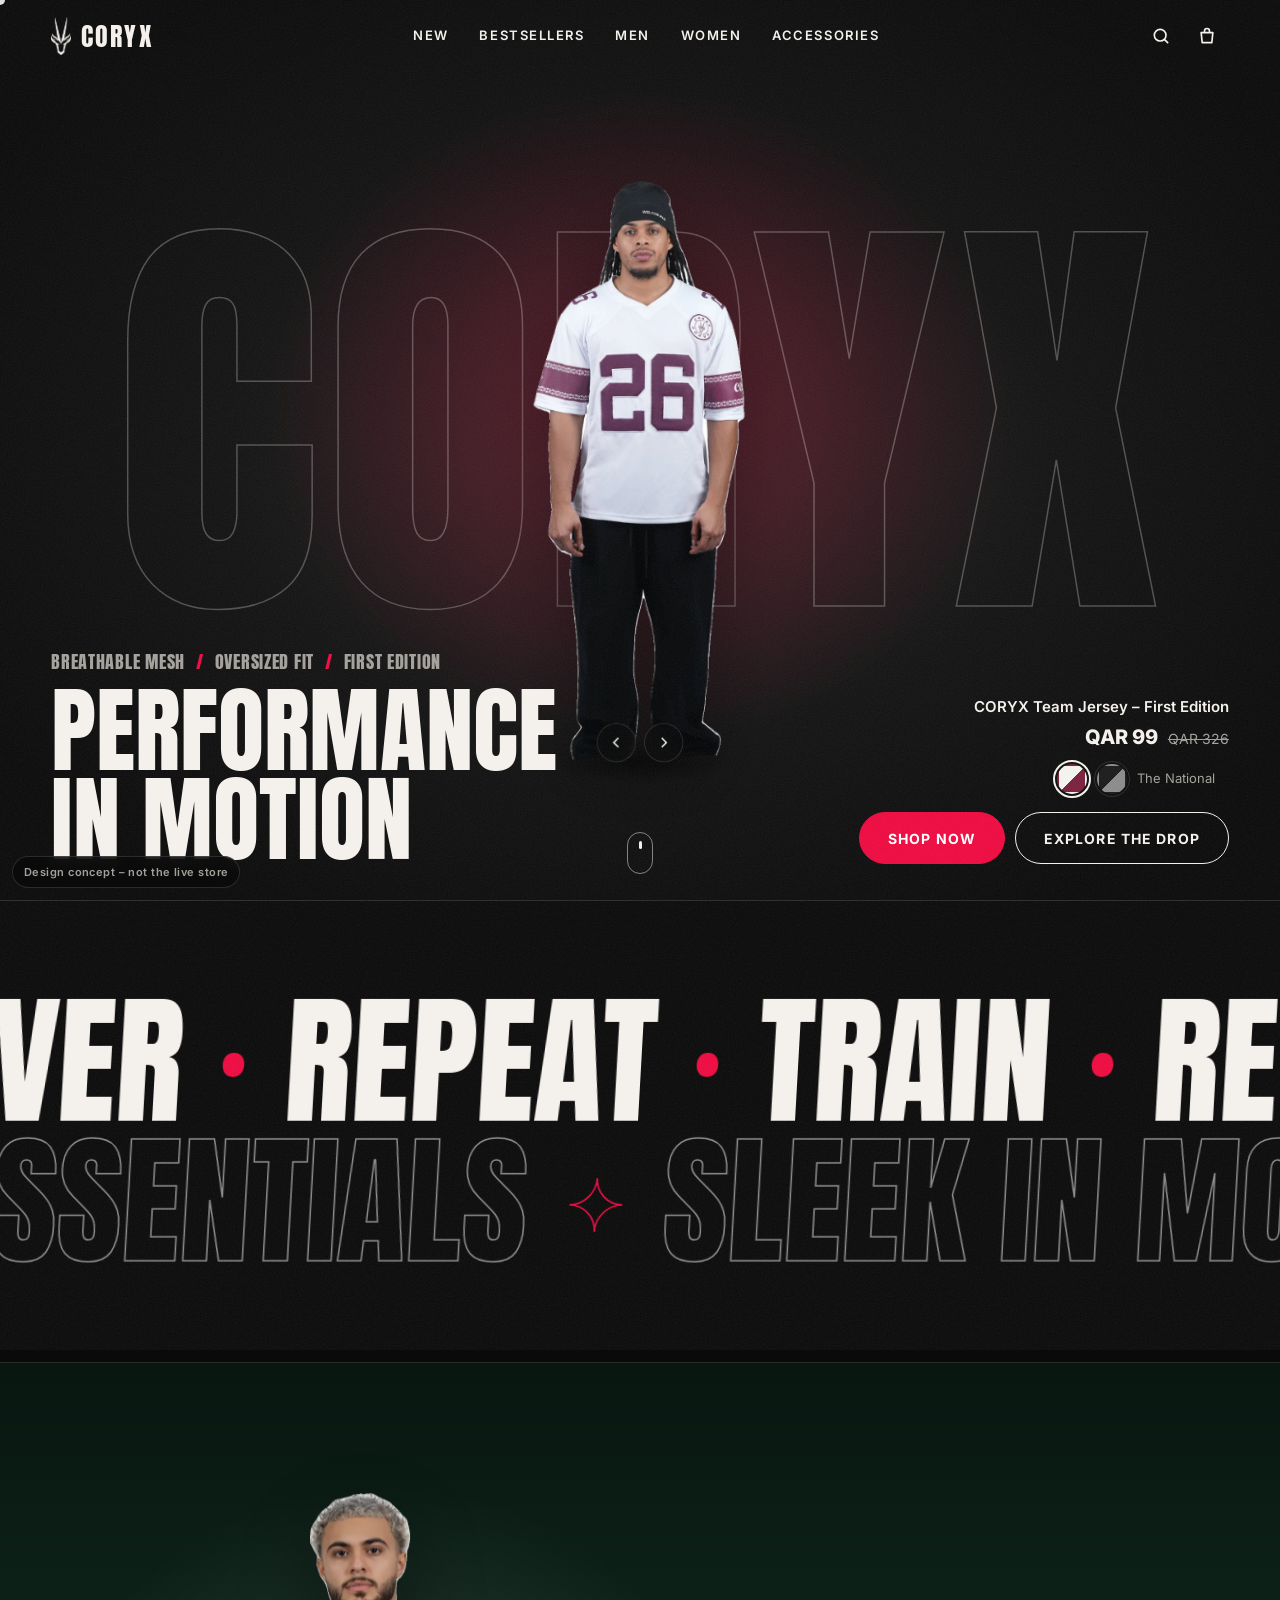
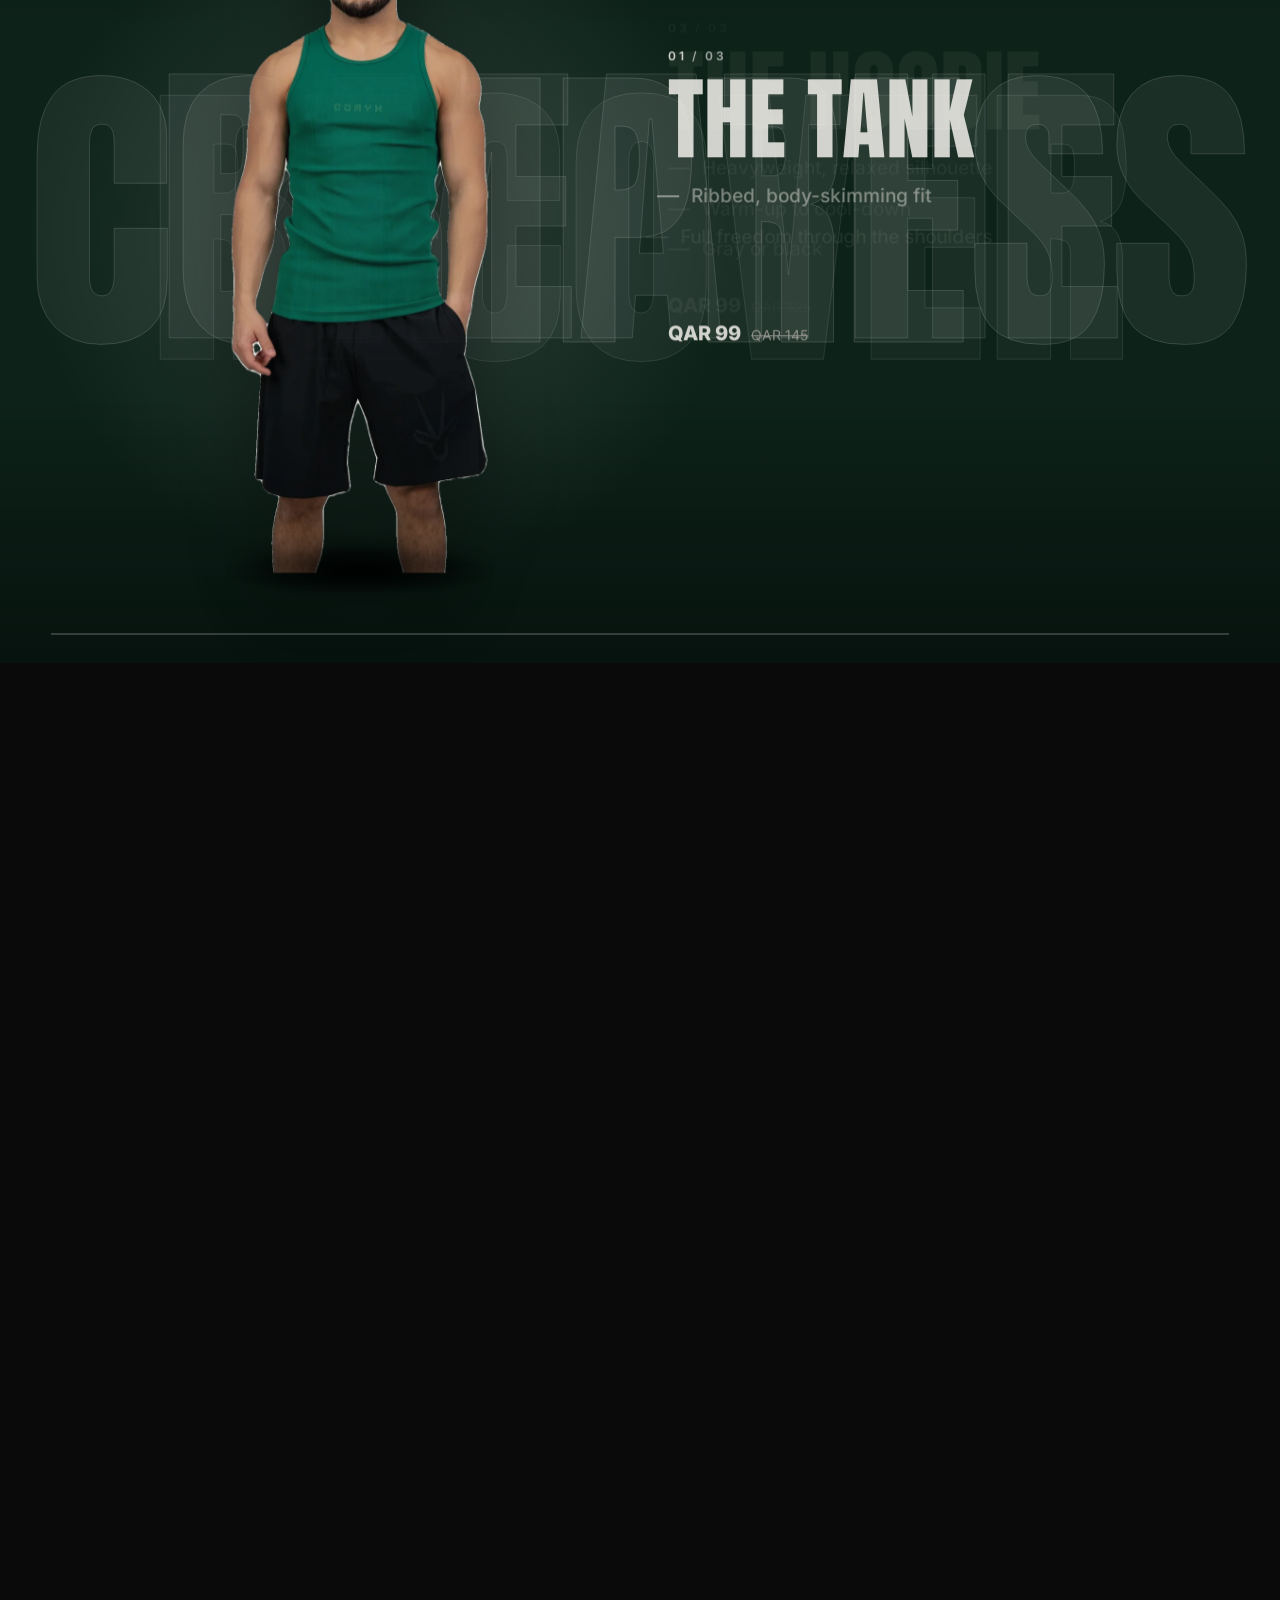
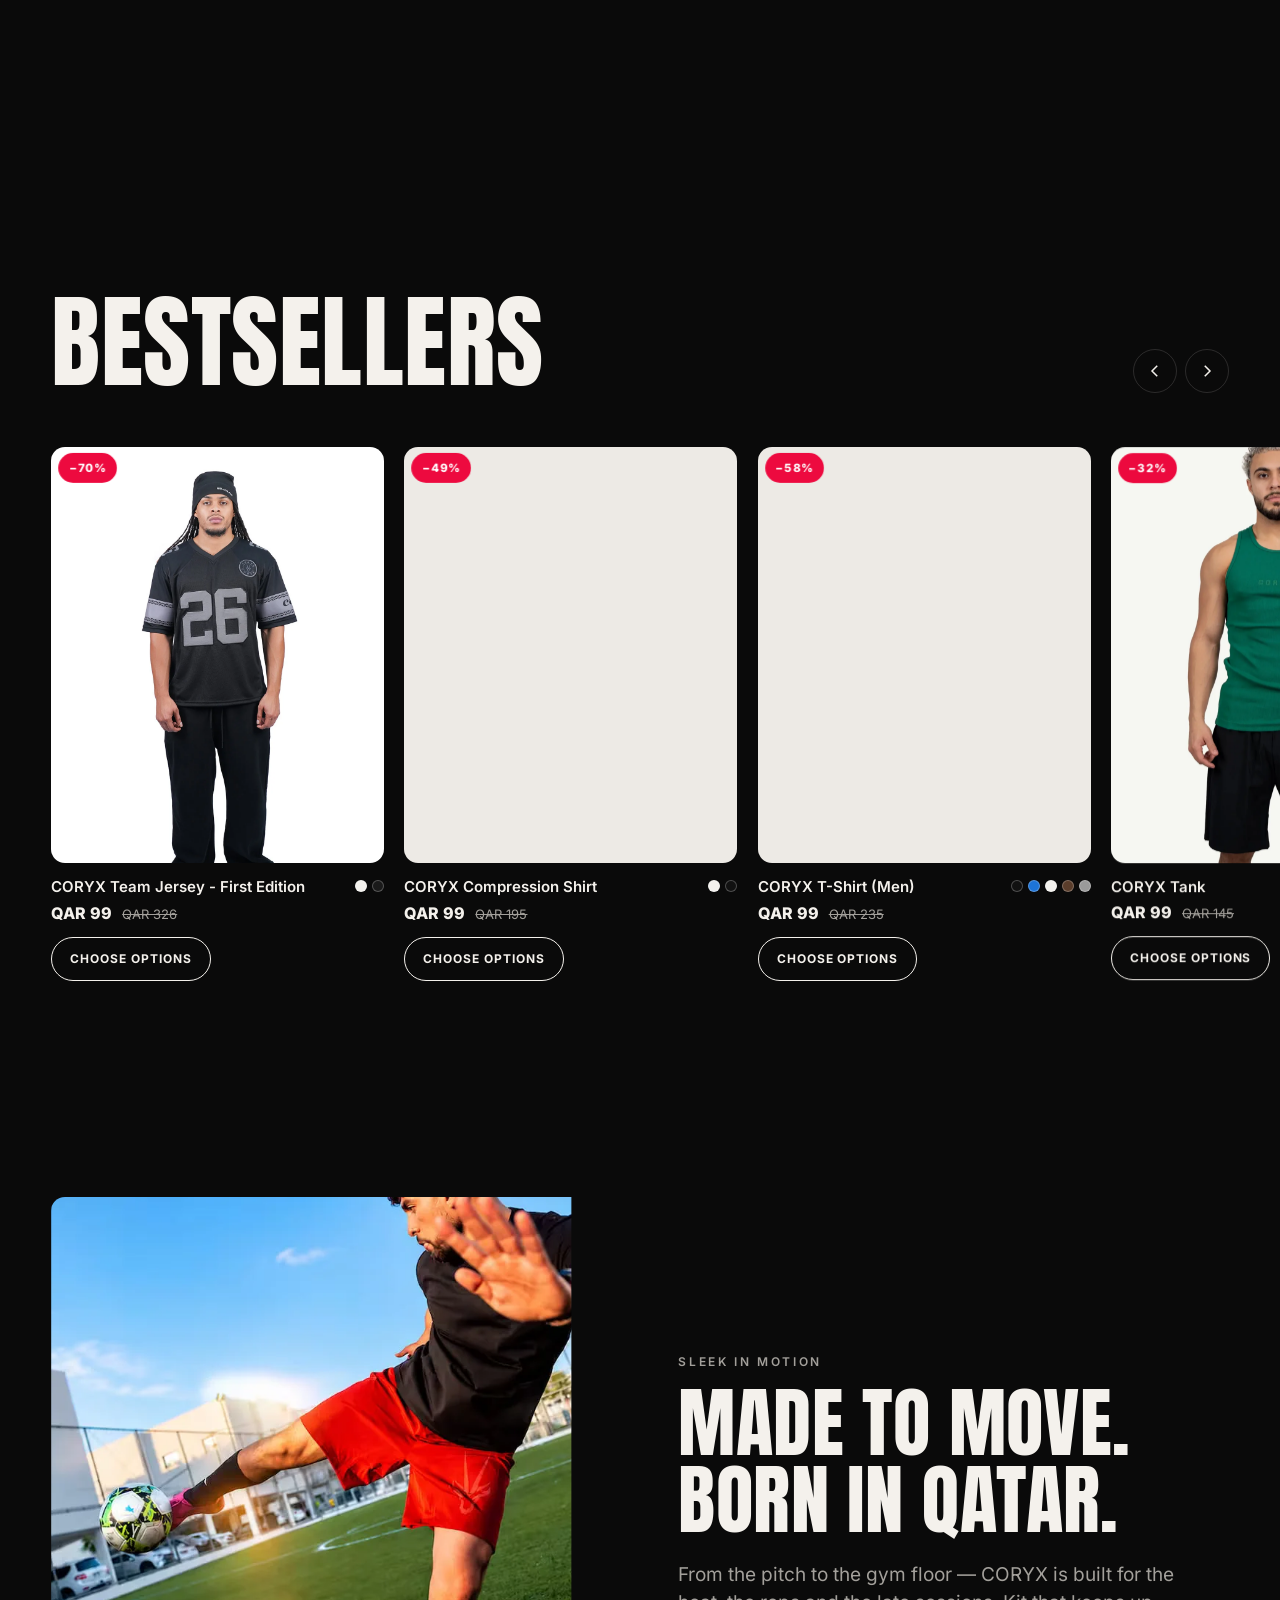
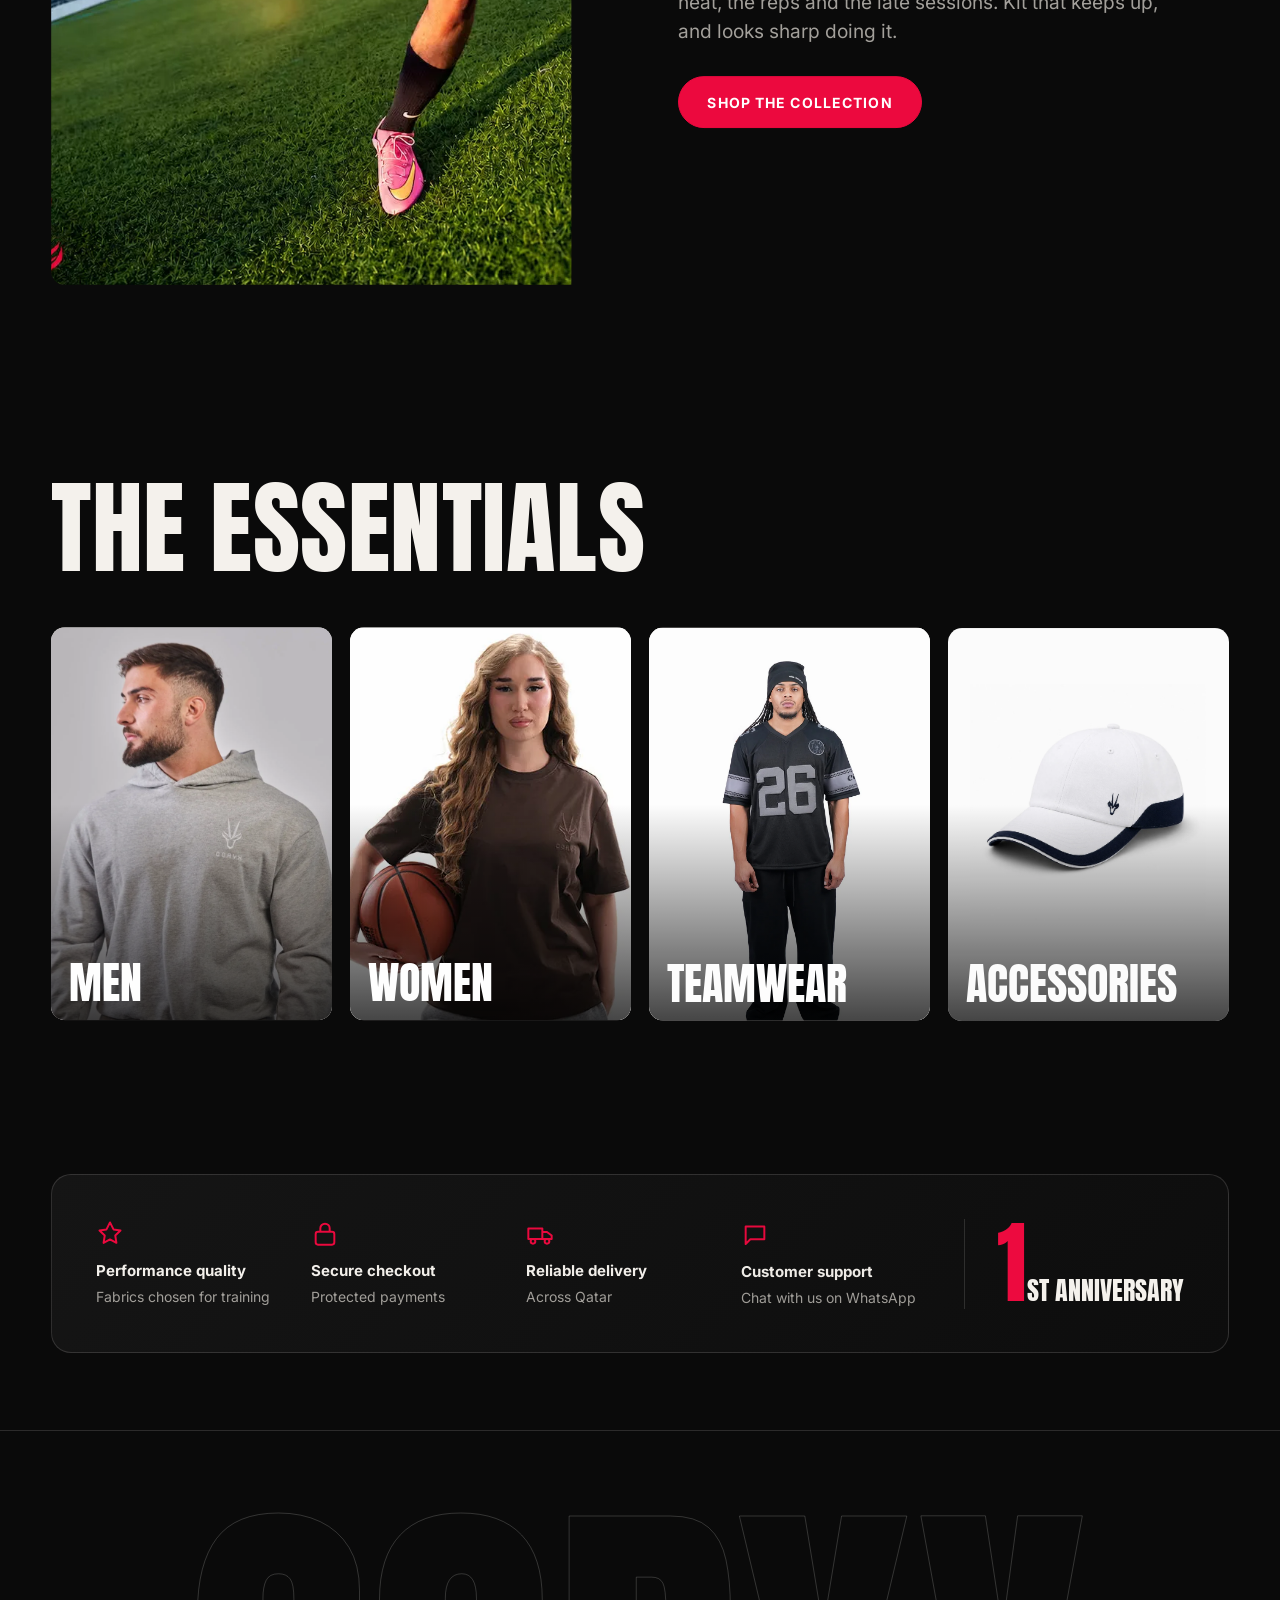
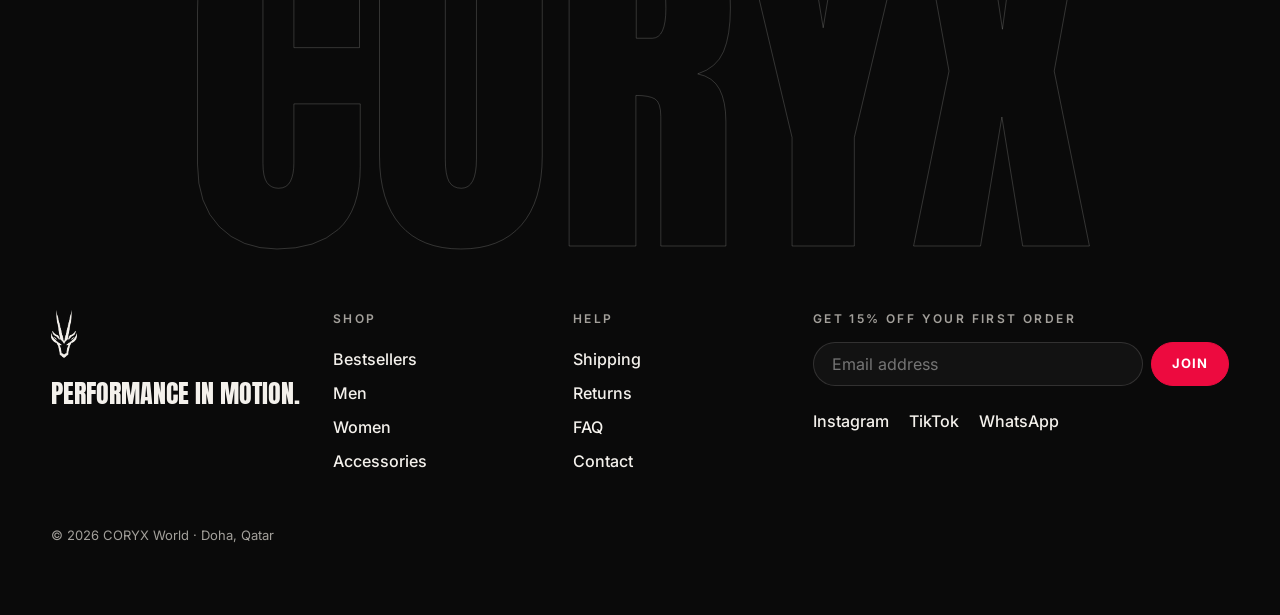
<file: demo/index.html>
<!doctype html>
<html lang="en">
<head>
<meta charset="utf-8">
<meta name="viewport" content="width=device-width, initial-scale=1, viewport-fit=cover">
<title>CORYX — Performance in Motion</title>
<meta name="description" content="CORYX World design concept: premium gym and sportswear from Qatar.">
<meta name="theme-color" content="#0A0A0A">
<meta name="robots" content="noindex">
<link rel="icon" type="image/png" href="images/logo-red.png">
<link rel="preload" as="image" href="images/cutouts/jersey-national-0.webp" fetchpriority="high">
<link rel="stylesheet" href="demo.css">
</head>
<body>

<!-- Page-load intro (once per session) -->
<div class="intro" id="intro" aria-hidden="true">
  <div class="intro__panel intro__panel--top"></div>
  <div class="intro__panel intro__panel--bottom"></div>
  <div class="intro__mark"><img src="images/logo-red.png" alt="" width="84" height="156"></div>
  <button class="intro__skip" type="button" tabindex="-1">Skip</button>
</div>

<div class="grain" aria-hidden="true"></div>
<div class="cursor" aria-hidden="true"><span class="cursor__label">Drag</span></div>

<a class="skip-link" href="#main">Skip to content</a>

<header class="header" id="header">
  <a class="header__logo" href="#top" aria-label="CORYX home">
    <img src="images/logo-white.png" alt="" width="20" height="37">
    <span class="header__word">CORYX</span>
  </a>
  <nav class="header__nav" aria-label="Main">
    <a href="#showcase">New</a>
    <a href="#rail">Bestsellers</a>
    <a href="#essentials">Men</a>
    <a href="#essentials">Women</a>
    <a href="#essentials">Accessories</a>
  </nav>
  <div class="header__tools">
    <button class="icon-btn" type="button" aria-label="Search">
      <svg viewBox="0 0 24 24" width="20" height="20" aria-hidden="true"><circle cx="11" cy="11" r="7" fill="none" stroke="currentColor" stroke-width="2"/><path d="M20 20l-4-4" stroke="currentColor" stroke-width="2" stroke-linecap="round"/></svg>
    </button>
    <button class="icon-btn cart-btn" type="button" aria-label="Cart, 0 items">
      <svg viewBox="0 0 24 24" width="20" height="20" aria-hidden="true"><path d="M5 8h14l-1.2 12H6.2z" fill="none" stroke="currentColor" stroke-width="2" stroke-linejoin="round"/><path d="M9 8V6a3 3 0 0 1 6 0v2" fill="none" stroke="currentColor" stroke-width="2"/></svg>
      <span class="cart-btn__count" id="cartCount" hidden>0</span>
    </button>
    <button class="icon-btn menu-btn" type="button" aria-label="Open menu" aria-expanded="false" aria-controls="mobileMenu">
      <span></span><span></span>
    </button>
  </div>
</header>

<div class="mobile-menu" id="mobileMenu" hidden>
  <a href="#showcase">New</a>
  <a href="#rail">Bestsellers</a>
  <a href="#essentials">Men</a>
  <a href="#essentials">Women</a>
  <a href="#essentials">Accessories</a>
</div>

<main id="main">

<!-- 4.1 HERO -->
<section class="hero" id="top" aria-labelledby="heroTitle">
  <div class="hero__bg" aria-hidden="true"></div>
  <div class="hero__outline" aria-hidden="true">CORYX</div>

  <div class="hero__stage">
    <coryx-spin id="heroSpin" mode="auto" eager
      label="CORYX Team Jersey – First Edition"
      frames='["images/cutouts/jersey-national-0.webp","images/cutouts/jersey-national-1.webp","images/cutouts/jersey-national-2.webp","images/cutouts/jersey-national-3.webp"]'
      ratio="1000/1500"></coryx-spin>

  </div>

  <div class="hero__copy">
    <p class="hero__specs">Breathable mesh <span aria-hidden="true">/</span> Oversized fit <span aria-hidden="true">/</span> First Edition</p>
    <h1 class="hero__title" id="heroTitle"><span class="hero__line">Performance</span> <span class="hero__line">in Motion</span></h1>
  </div>

  <div class="hero__buy">
    <div class="hero__product">
      <p class="hero__name" id="heroName">CORYX Team Jersey – First Edition</p>
      <p class="price"><span class="price__now" id="heroPrice">QAR 99</span> <s class="price__was" id="heroWas">QAR 326</s></p>
      <div class="swatches" role="radiogroup" aria-label="Colour">
        <button class="swatch is-active" type="button" role="radio" aria-checked="true" style="--sw:#f4f2ee;--sw2:#7a1f3d" data-set="national" aria-label="The National (white and maroon)"></button>
        <button class="swatch" type="button" role="radio" aria-checked="false" style="--sw:#1a1a1a;--sw2:#8a8a8a" data-set="noir" aria-label="Noir (black and grey)"></button>
        <span class="swatches__label" id="swatchLabel">The National</span>
      </div>
    </div>
    <div class="hero__ctas">
      <a class="btn btn--primary magnetic" href="#rail"><span>Shop Now</span></a>
      <a class="btn btn--ghost magnetic" href="#showcase"><span>Explore the drop</span></a>
    </div>
  </div>

  <a class="scroll-cue" href="#marquee" aria-label="Scroll down"><span></span></a>
</section>

<!-- 4.2 MARQUEE -->
<section class="marquee" id="marquee" aria-label="Train, recover, repeat">
  <div class="marquee__row" data-dir="1"><div class="marquee__track">
    <span>Train</span><i>•</i><span>Recover</span><i>•</i><span>Repeat</span><i>•</i>
    <span>Train</span><i>•</i><span>Recover</span><i>•</i><span>Repeat</span><i>•</i>
  </div></div>
  <div class="marquee__row marquee__row--outline" data-dir="-1" aria-hidden="true"><div class="marquee__track">
    <span>Sleek in Motion</span><i>✦</i><span>The Essentials</span><i>✦</i>
    <span>Sleek in Motion</span><i>✦</i><span>The Essentials</span><i>✦</i>
  </div></div>
</section>

<!-- 4.3 SCROLL SHOWCASE -->
<section class="showcase" id="showcase" aria-label="Featured products">
  <div class="showcase__pin">
    <div class="showcase__bg" aria-hidden="true"></div>
    <div class="showcase__word" aria-hidden="true"><span>BREATHE</span><span>COMPRESS</span><span>RECOVER</span></div>
    <div class="showcase__stage">
      <coryx-spin class="showcase__spin" mode="scroll" data-i="0" label="CORYX Tank" frames='["images/cutouts/tank-front.webp","images/cutouts/tank-back.webp"]' ratio="1000/1500"></coryx-spin>
      <coryx-spin class="showcase__spin" mode="scroll" data-i="1" label="CORYX Compression Shirt" frames='["images/cutouts/compression-front.webp","images/cutouts/compression-back.webp"]' ratio="1000/1500"></coryx-spin>
      <coryx-spin class="showcase__spin" mode="scroll" data-i="2" label="CORYX Hoodie (Women)" frames='["images/cutouts/hoodie-w-front.webp","images/cutouts/hoodie-w-back.webp"]' ratio="1000/1500"></coryx-spin>
    </div>
    <div class="showcase__copy">
      <article class="sc-item" data-handle="coryx-tank" data-bg="#0d2219" data-accent="#2f8f5b">
        <p class="eyebrow"><span class="sc-num">01</span> / 03</p>
        <h2 class="sc-title">The Tank</h2>
        <ul class="sc-bullets"><li>Ribbed, body-skimming fit</li><li>Full freedom through the shoulders</li><li>Five colours for every split</li></ul>
        <p class="price"><span class="price__now"></span> <s class="price__was"></s></p>
      </article>
      <article class="sc-item" data-handle="compression-shirt" data-bg="#3a0613" data-accent="#ED0A3F">
        <p class="eyebrow"><span class="sc-num">02</span> / 03</p>
        <h2 class="sc-title">Compression Shirt</h2>
        <ul class="sc-bullets"><li>Second-skin compression fit</li><li>Built for heavy sessions</li><li>Black or white</li></ul>
        <p class="price"><span class="price__now"></span> <s class="price__was"></s></p>
      </article>
      <article class="sc-item" data-handle="women-hoodies" data-bg="#1b1d23" data-accent="#b9b9c0">
        <p class="eyebrow"><span class="sc-num">03</span> / 03</p>
        <h2 class="sc-title">The Hoodie</h2>
        <ul class="sc-bullets"><li>Heavyweight, relaxed silhouette</li><li>Warm-up to cool-down</li><li>Gray or black</li></ul>
        <p class="price"><span class="price__now"></span> <s class="price__was"></s></p>
      </article>
    </div>
    <div class="showcase__progress" aria-hidden="true"><span></span></div>
  </div>
</section>

<!-- 4.4 PRODUCT RAIL -->
<section class="rail" id="rail" aria-labelledby="railTitle">
  <div class="section-head">
    <h2 class="section-title" id="railTitle" data-reveal>Bestsellers</h2>
    <div class="rail__nav">
      <button class="icon-btn icon-btn--ring" type="button" data-rail="-1" aria-label="Previous products"><svg viewBox="0 0 24 24" width="18" height="18" aria-hidden="true"><path d="M15 5l-7 7 7 7" fill="none" stroke="currentColor" stroke-width="2"/></svg></button>
      <button class="icon-btn icon-btn--ring" type="button" data-rail="1" aria-label="Next products"><svg viewBox="0 0 24 24" width="18" height="18" aria-hidden="true"><path d="M9 5l7 7-7 7" fill="none" stroke="currentColor" stroke-width="2"/></svg></button>
    </div>
  </div>
  <div class="rail__track" id="railTrack" tabindex="0" aria-label="Bestseller products, scroll horizontally"></div>
</section>

<!-- 4.5 SPLIT FEATURE -->
<section class="split" aria-labelledby="splitTitle">
  <div class="split__media">
    <img src="images/lifestyle-football.webp" alt="Footballer in CORYX shorts striking the ball on a pitch" width="1000" height="1250" loading="lazy">
  </div>
  <div class="split__copy">
    <p class="eyebrow">Sleek in Motion</p>
    <h2 class="section-title" id="splitTitle" data-reveal>Made to move.<br>Born in Qatar.</h2>
    <p class="split__text" data-reveal-lines>From the pitch to the gym floor — CORYX is built for the heat, the reps and the late sessions. Kit that keeps up, and looks sharp doing it.</p>
    <a class="btn btn--primary magnetic" href="#essentials"><span>Shop the collection</span></a>
  </div>
</section>

<!-- 4.6 CATEGORIES -->
<section class="cats" id="essentials" aria-labelledby="catsTitle">
  <div class="section-head">
    <h2 class="section-title" id="catsTitle" data-reveal>The Essentials</h2>
  </div>
  <div class="cats__grid">
    <a class="cat" href="https://coryxworld.com/collections/all" target="_blank" rel="noopener">
      <img src="images/mens-hoodies-5.webp" alt="Man wearing a gray CORYX hoodie" loading="lazy" width="1067" height="1600">
      <span class="cat__title">Men <b aria-hidden="true">→</b></span>
    </a>
    <a class="cat" href="https://coryxworld.com/collections/all" target="_blank" rel="noopener">
      <img src="images/coryx-gym-t-shirt-women-8.webp" alt="Woman in a brown CORYX T-shirt holding a basketball" loading="lazy" width="1067" height="1600">
      <span class="cat__title">Women <b aria-hidden="true">→</b></span>
    </a>
    <a class="cat" href="https://coryxworld.com/collections/all" target="_blank" rel="noopener">
      <img src="images/lifestyle-jersey.webp" alt="Model in the black CORYX Team Jersey" loading="lazy" width="1080" height="1440">
      <span class="cat__title">Teamwear <b aria-hidden="true">→</b></span>
    </a>
    <a class="cat cat--product" href="https://coryxworld.com/collections/all" target="_blank" rel="noopener">
      <img src="images/coryx-performance-cap-1.webp" alt="White CORYX Performance Cap" loading="lazy" width="1600" height="1600">
      <span class="cat__title">Accessories <b aria-hidden="true">→</b></span>
    </a>
  </div>
</section>

<!-- 4.7 TRUST -->
<section class="trust" aria-label="Why CORYX">
  <ul class="trust__list">
    <li><svg viewBox="0 0 24 24" aria-hidden="true"><path d="M12 2l3 6 6 .9-4.5 4.3 1 6.3L12 16.6 6.5 19.5l1-6.3L3 8.9 9 8z"/></svg><strong>Performance quality</strong><span>Fabrics chosen for training</span></li>
    <li><svg viewBox="0 0 24 24" aria-hidden="true"><rect x="4" y="10" width="16" height="11" rx="2"/><path d="M8 10V7a4 4 0 0 1 8 0v3"/></svg><strong>Secure checkout</strong><span>Protected payments</span></li>
    <li><svg viewBox="0 0 24 24" aria-hidden="true"><path d="M2 7h12v9H2zM14 10h4l4 3v3h-8z"/><circle cx="6" cy="18" r="2"/><circle cx="18" cy="18" r="2"/></svg><strong>Reliable delivery</strong><span>Across Qatar</span></li>
    <li><svg viewBox="0 0 24 24" aria-hidden="true"><path d="M4 5h16v11H8l-4 4z"/></svg><strong>Customer support</strong><span>Chat with us on WhatsApp</span></li>
  </ul>
  <div class="trust__counter">
    <span class="counter" data-to="1">0</span><span class="counter__label">st Anniversary</span>
  </div>
</section>

</main>

<footer class="footer">
  <div class="footer__big" aria-hidden="true">CORYX</div>
  <div class="footer__grid">
    <div>
      <img src="images/logo-white.png" alt="CORYX" width="26" height="48">
      <p class="footer__tag">Performance in Motion.</p>
    </div>
    <div>
      <h3>Shop</h3>
      <a href="#rail">Bestsellers</a><a href="#essentials">Men</a><a href="#essentials">Women</a><a href="#essentials">Accessories</a>
    </div>
    <div>
      <h3>Help</h3>
      <a href="#">Shipping</a><a href="#">Returns</a><a href="#">FAQ</a><a href="#">Contact</a>
    </div>
    <form class="footer__news" onsubmit="event.preventDefault(); this.querySelector('button').textContent='Subscribed ✓';">
      <h3>Get 15% off your first order</h3>
      <div class="footer__field"><label for="newsEmail" class="sr-only">Email</label><input id="newsEmail" type="email" placeholder="Email address" required><button type="submit" class="btn btn--primary btn--sm"><span>Join</span></button></div>
      <div class="footer__social">
        <a href="https://www.instagram.com/coryxworld/" target="_blank" rel="noopener">Instagram</a>
        <a href="https://www.tiktok.com/@coryx_world" target="_blank" rel="noopener">TikTok</a>
        <a href="https://wa.me/97451077577" target="_blank" rel="noopener">WhatsApp</a>
      </div>
    </form>
  </div>
  <p class="footer__legal">© 2026 CORYX World · Doha, Qatar</p>
</footer>

<div class="toast" id="toast" role="status" aria-live="polite"></div>
<div class="concept-label">Design concept – not the live store</div>

<script src="vendor/gsap.min.js" defer></script>
<script src="vendor/ScrollTrigger.min.js" defer></script>
<script src="vendor/lenis.min.js" defer></script>
<script src="data.js" defer></script>
<script src="demo.js" defer></script>
</body>
</html>
</file>
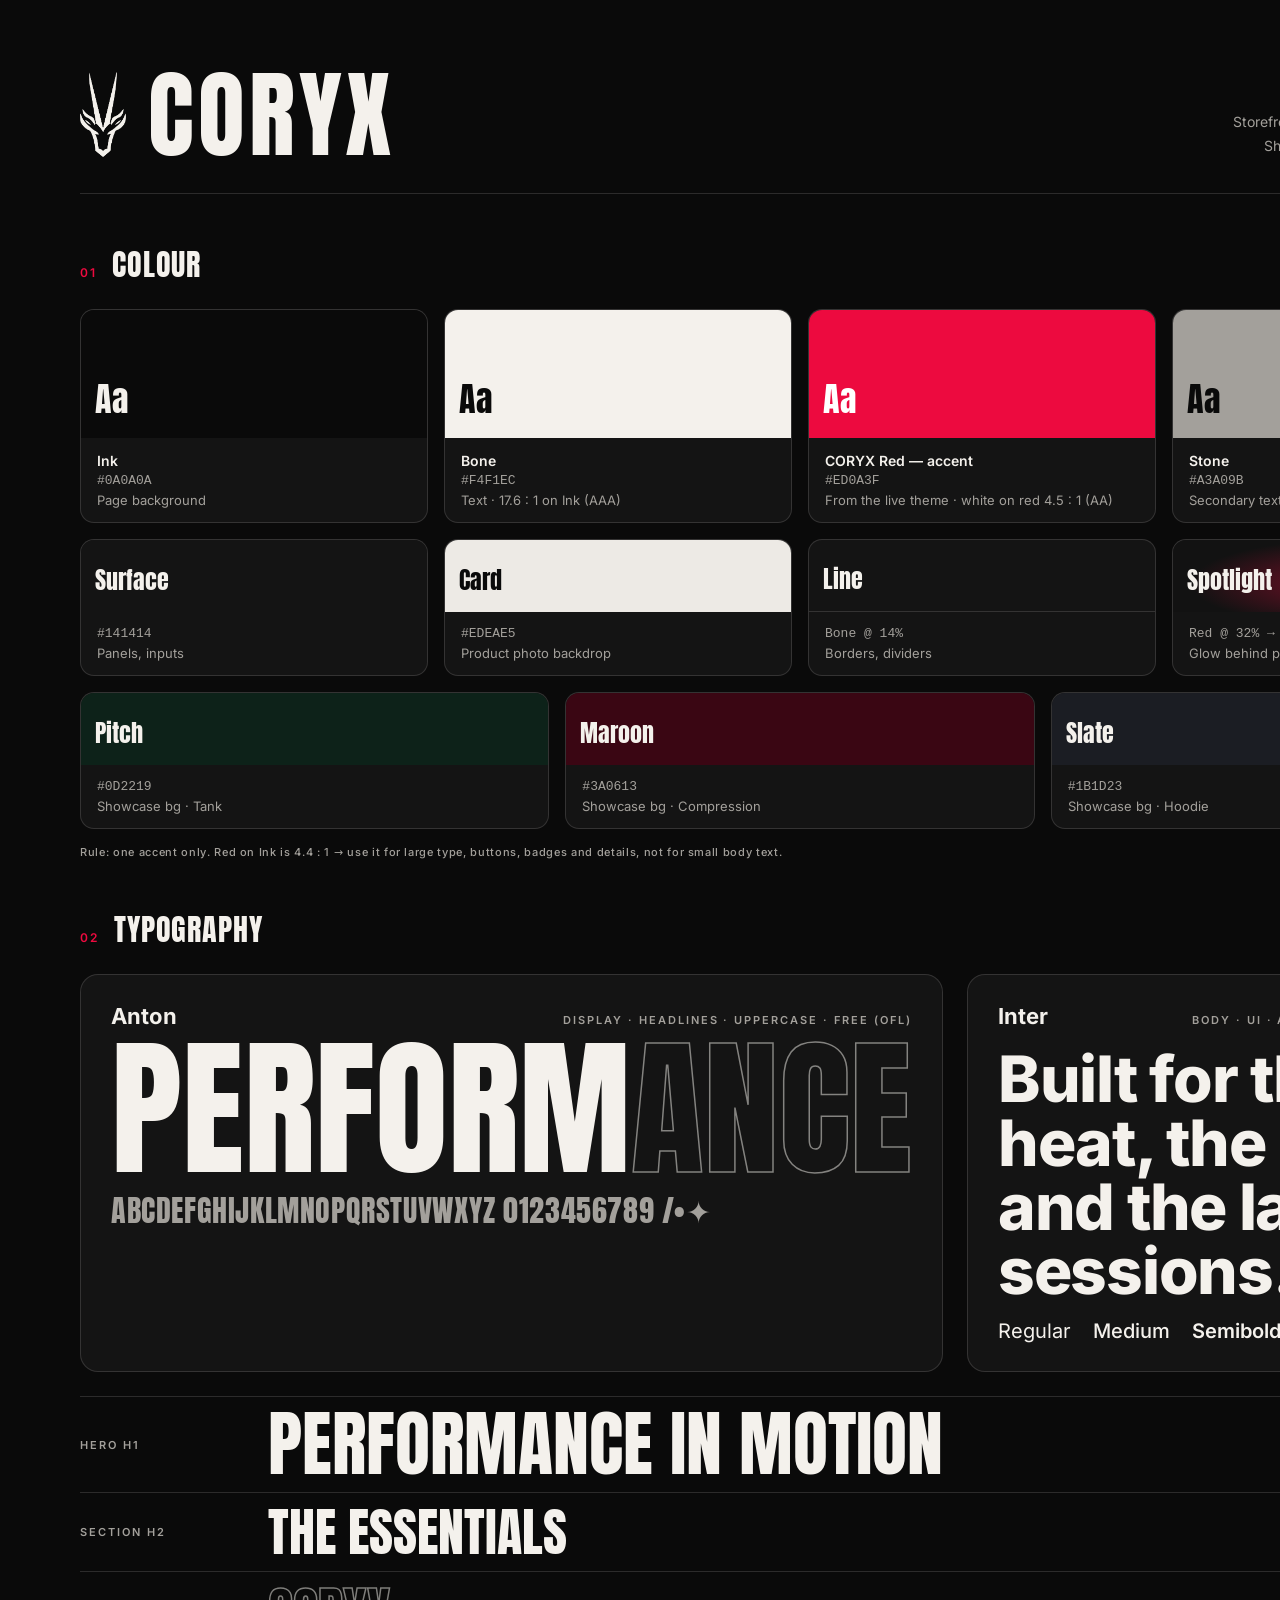
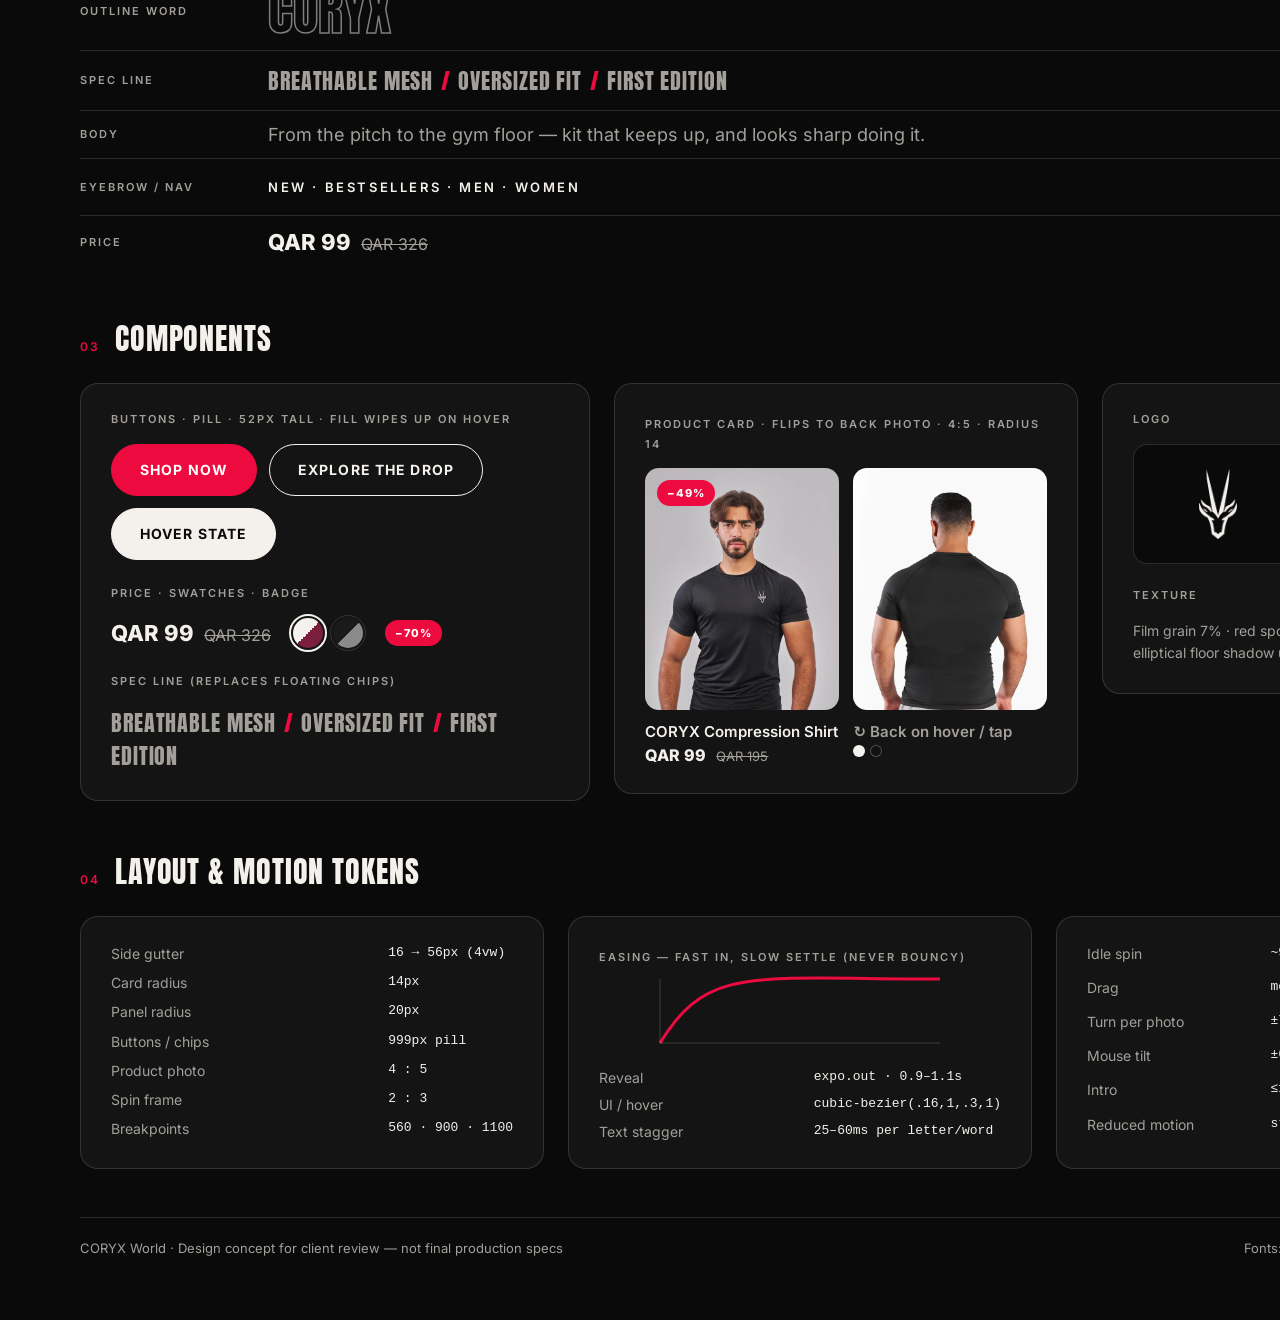
<file: design/design-system.html>
<!doctype html>
<html lang="en">
<head>
<meta charset="utf-8">
<title>CORYX Design System</title>
<style>
@font-face { font-family: "Anton"; src: url("../demo/fonts/anton.woff2") format("woff2"); }
@font-face { font-family: "Inter"; src: url("../demo/fonts/inter-400.woff2") format("woff2"); font-weight: 400; }
@font-face { font-family: "Inter"; src: url("../demo/fonts/inter-500.woff2") format("woff2"); font-weight: 500; }
@font-face { font-family: "Inter"; src: url("../demo/fonts/inter-600.woff2") format("woff2"); font-weight: 600; }
@font-face { font-family: "Inter"; src: url("../demo/fonts/inter-700.woff2") format("woff2"); font-weight: 700; }
@font-face { font-family: "Inter"; src: url("../demo/fonts/inter-800.woff2") format("woff2"); font-weight: 800; }
:root { --bg:#0A0A0A; --s:#141414; --fg:#F4F1EC; --mut:#A3A09B; --line:rgba(244,241,236,.14); --red:#ED0A3F; --d:"Anton",Impact,sans-serif; --b:"Inter",system-ui,sans-serif; }
* { box-sizing: border-box; }
body { margin: 0; width: 1600px; background: var(--bg); color: var(--fg); font-family: var(--b); -webkit-font-smoothing: antialiased; }
.sheet { padding: 72px 80px 64px; }
.top { display: flex; justify-content: space-between; align-items: end; border-bottom: 1px solid var(--line); padding-bottom: 36px; }
.brand { display: flex; align-items: center; gap: 22px; }
.brand img { width: 46px; }
.brand h1 { font-family: var(--d); font-weight: 400; font-size: 96px; line-height: .85; letter-spacing: .04em; margin: 0; }
.meta { text-align: right; color: var(--mut); font-size: 14px; line-height: 1.7; }
.meta b { color: var(--fg); font-weight: 600; }
h2 { font-family: var(--d); font-weight: 400; text-transform: uppercase; font-size: 30px; letter-spacing: .03em; margin: 0 0 22px; display: flex; gap: 14px; align-items: baseline; }
h2 small { font-family: var(--b); font-size: 12px; font-weight: 600; letter-spacing: .2em; color: var(--red); }
section { padding-top: 48px; }
.grid { display: grid; gap: 16px; }
.lab { font-size: 11px; font-weight: 600; letter-spacing: .18em; text-transform: uppercase; color: var(--mut); }
.mono { font-family: ui-monospace, Menlo, Consolas, monospace; font-size: 13px; }

/* colours */
.cols { grid-template-columns: repeat(4, 1fr); }
.sw { border-radius: 14px; overflow: hidden; border: 1px solid var(--line); background: var(--s); }
.sw .chip { height: 128px; display: flex; align-items: end; padding: 14px; font-family: var(--d); font-size: 34px; }
.sw .info { padding: 14px 16px; display: grid; gap: 4px; font-size: 14px; }
.sw .info b { font-weight: 600; }
.sw .info span { color: var(--mut); font-size: 13px; }
.cols2 { grid-template-columns: repeat(3, 1fr); margin-top: 16px; }
.sw.small .chip { height: 72px; font-size: 24px; }

/* type */
.type { grid-template-columns: 1.15fr 1fr; gap: 24px; }
.card { border: 1px solid var(--line); border-radius: 18px; background: var(--s); padding: 28px 30px; }
.specimen { font-family: var(--d); font-size: 150px; line-height: .82; text-transform: uppercase; }
.outline { color: transparent; -webkit-text-stroke: 1.5px rgba(244,241,236,.5); }
.fontname { display: flex; justify-content: space-between; align-items: baseline; margin-bottom: 18px; }
.fontname strong { font-size: 22px; font-weight: 700; }
.alpha { font-family: var(--d); font-size: 30px; letter-spacing: .02em; color: var(--mut); margin-top: 18px; }
.inter-spec { font-size: 64px; font-weight: 800; line-height: 1; letter-spacing: -.02em; }
.weights { display: flex; gap: 22px; margin-top: 16px; font-size: 20px; color: var(--fg); }
.scale { margin-top: 24px; display: grid; gap: 0; }
.row { display: grid; grid-template-columns: 170px 1fr 230px; align-items: center; gap: 18px; padding: 13px 0; border-top: 1px solid var(--line); }
.row .sample { white-space: nowrap; overflow: hidden; }

/* components */
.comps { grid-template-columns: 1.1fr 1fr 0.9fr; gap: 24px; align-items: start; }
.btn { display: inline-flex; align-items: center; justify-content: center; min-height: 52px; padding: 0 28px; border-radius: 999px; font-weight: 700; font-size: 14px; letter-spacing: .08em; text-transform: uppercase; border: 1.5px solid var(--fg); }
.btn.p { background: var(--red); border-color: var(--red); color: #fff; }
.btn.h { background: var(--fg); color: var(--bg); }
.stack { display: grid; gap: 18px; align-content: start; }
.inline { display: flex; gap: 12px; align-items: center; flex-wrap: wrap; }
.price { display: flex; gap: 10px; align-items: baseline; }
.price b { font-size: 22px; font-weight: 800; }
.price s { color: var(--mut); }
.swt { width: 30px; height: 30px; border-radius: 50%; outline: 1px solid var(--line); outline-offset: 2px; }
.swt.on { outline: 2px solid var(--fg); }
.badge { background: var(--red); color: #fff; font-size: 11px; font-weight: 800; letter-spacing: .08em; padding: 6px 10px; border-radius: 999px; }
.specline { font-family: var(--d); text-transform: uppercase; font-size: 22px; color: var(--mut); letter-spacing: .04em; }
.specline i { font-style: normal; color: var(--red); margin: 0 .35em; }
.pcard { flex: 1 1 0; min-width: 0; }
.pcard .img { aspect-ratio: 4/5; border-radius: 14px; overflow: hidden; background: #EDEAE5; position: relative; }
.pcard .img img { width: 100%; height: 100%; object-fit: cover; }
.pcard .img .badge { position: absolute; top: 12px; left: 12px; }
.pcard p { margin: 12px 0 4px; font-weight: 600; font-size: 15px; }
.dots { display: flex; gap: 5px; }
.dots span { width: 12px; height: 12px; border-radius: 50%; border: 1px solid rgba(255,255,255,.25); }

/* tokens */
.tokens { grid-template-columns: repeat(3, 1fr); gap: 24px; }
.tok { display: grid; grid-template-columns: 1fr auto; gap: 10px 16px; font-size: 14px; }
.tok span:nth-child(odd) { color: var(--mut); }
.curve { height: 80px; margin: 6px 0 14px; }
.logo-row { display: flex; gap: 16px; }
.logo-box { flex: 1; height: 120px; border-radius: 14px; display: grid; place-items: center; border: 1px solid var(--line); }
.logo-box img { height: 70px; }
.foot { margin-top: 48px; padding-top: 22px; border-top: 1px solid var(--line); display: flex; justify-content: space-between; color: var(--mut); font-size: 13px; }
</style>
</head>
<body>
<div class="sheet">

  <div class="top">
    <div class="brand">
      <img src="../demo/images/logo-white.png" alt="">
      <h1>CORYX</h1>
    </div>
    <div class="meta"><b>Design System · Concept v1</b><br>Storefront redesign · Performance in Motion<br>Shopify theme: Be Yours 4.0.1 (OS 2.0)</div>
  </div>

  <section>
    <h2><small>01</small> Colour</h2>
    <div class="grid cols">
      <div class="sw"><div class="chip" style="background:#0A0A0A;color:#F4F1EC">Aa</div><div class="info"><b>Ink</b><span class="mono">#0A0A0A</span><span>Page background</span></div></div>
      <div class="sw"><div class="chip" style="background:#F4F1EC;color:#0A0A0A">Aa</div><div class="info"><b>Bone</b><span class="mono">#F4F1EC</span><span>Text · 17.6 : 1 on Ink (AAA)</span></div></div>
      <div class="sw"><div class="chip" style="background:#ED0A3F;color:#fff">Aa</div><div class="info"><b>CORYX Red — accent</b><span class="mono">#ED0A3F</span><span>From the live theme · white on red 4.5 : 1 (AA)</span></div></div>
      <div class="sw"><div class="chip" style="background:#A3A09B;color:#0A0A0A">Aa</div><div class="info"><b>Stone</b><span class="mono">#A3A09B</span><span>Secondary text · 7.6 : 1 on Ink (AAA)</span></div></div>
    </div>
    <div class="grid cols" style="margin-top:16px">
      <div class="sw small"><div class="chip" style="background:#141414">Surface</div><div class="info"><span class="mono">#141414</span><span>Panels, inputs</span></div></div>
      <div class="sw small"><div class="chip" style="background:#EDEAE5;color:#0A0A0A">Card</div><div class="info"><span class="mono">#EDEAE5</span><span>Product photo backdrop</span></div></div>
      <div class="sw small"><div class="chip" style="background:transparent;border-bottom:1px solid rgba(244,241,236,.14)">Line</div><div class="info"><span class="mono">Bone @ 14%</span><span>Borders, dividers</span></div></div>
      <div class="sw small"><div class="chip" style="background:radial-gradient(60% 80% at 50% 60%, rgba(237,10,63,.45), #121212 75%)">Spotlight</div><div class="info"><span class="mono">Red @ 32% → Ink</span><span>Glow behind products</span></div></div>
    </div>
    <div class="grid cols2">
      <div class="sw small"><div class="chip" style="background:#0D2219">Pitch</div><div class="info"><span class="mono">#0D2219</span><span>Showcase bg · Tank</span></div></div>
      <div class="sw small"><div class="chip" style="background:#3A0613">Maroon</div><div class="info"><span class="mono">#3A0613</span><span>Showcase bg · Compression</span></div></div>
      <div class="sw small"><div class="chip" style="background:#1B1D23">Slate</div><div class="info"><span class="mono">#1B1D23</span><span>Showcase bg · Hoodie</span></div></div>
    </div>
    <p class="lab" style="margin:16px 0 0;letter-spacing:.06em;text-transform:none;font-weight:500">Rule: one accent only. Red on Ink is 4.4 : 1 → use it for large type, buttons, badges and details, not for small body text.</p>
  </section>

  <section>
    <h2><small>02</small> Typography</h2>
    <div class="grid type">
      <div class="card">
        <div class="fontname"><strong>Anton</strong><span class="lab">Display · Headlines · Uppercase · Free (OFL)</span></div>
        <div class="specimen">Perform<span class="outline">ance</span></div>
        <div class="alpha">ABCDEFGHIJKLMNOPQRSTUVWXYZ 0123456789 /•✦</div>
      </div>
      <div class="card">
        <div class="fontname"><strong>Inter</strong><span class="lab">Body · UI · Already on the live store</span></div>
        <div class="inter-spec">Built for the heat, the reps and the late sessions.</div>
        <div class="weights"><span style="font-weight:400">Regular</span><span style="font-weight:500">Medium</span><span style="font-weight:600">Semibold</span><span style="font-weight:700">Bold</span><span style="font-weight:800">Extrabold</span></div>
      </div>
    </div>
    <div class="scale">
      <div class="row"><span class="lab">Hero H1</span><span class="sample" style="font-family:var(--d);font-size:72px;line-height:.95">PERFORMANCE IN MOTION</span><span class="mono">Anton · 56 → 132px · lh .88</span></div>
      <div class="row"><span class="lab">Section H2</span><span class="sample" style="font-family:var(--d);font-size:52px;line-height:1">THE ESSENTIALS</span><span class="mono">Anton · 44 → 120px · lh .92</span></div>
      <div class="row"><span class="lab">Outline word</span><span class="sample outline" style="font-family:var(--d);font-size:52px;line-height:1">CORYX</span><span class="mono">Anton · stroke 1.5px · 28–55%</span></div>
      <div class="row"><span class="lab">Spec line</span><span class="sample specline">Breathable mesh<i>/</i>Oversized fit<i>/</i>First Edition</span><span class="mono">Anton · 16 → 22px · Stone</span></div>
      <div class="row"><span class="lab">Body</span><span class="sample" style="font-size:18px;color:var(--mut)">From the pitch to the gym floor — kit that keeps up, and looks sharp doing it.</span><span class="mono">Inter 400 · 16–19px · lh 1.5</span></div>
      <div class="row"><span class="lab">Eyebrow / Nav</span><span class="sample" style="font-size:13px;font-weight:600;letter-spacing:.2em;text-transform:uppercase">New · Bestsellers · Men · Women</span><span class="mono">Inter 600 · 12–13px · +.12–.22em</span></div>
      <div class="row"><span class="lab">Price</span><span class="sample price"><b>QAR 99</b><s>QAR 326</s></span><span class="mono">Inter 800 · 20px / 400 · 14px</span></div>
    </div>
  </section>

  <section>
    <h2><small>03</small> Components</h2>
    <div class="grid comps">
      <div class="card stack">
        <span class="lab">Buttons · pill · 52px tall · fill wipes up on hover</span>
        <div class="inline"><span class="btn p">Shop Now</span><span class="btn">Explore the drop</span><span class="btn h">Hover state</span></div>
        <span class="lab" style="margin-top:8px">Price · swatches · badge</span>
        <div class="inline" style="gap:22px">
          <div class="price"><b>QAR 99</b><s>QAR 326</s></div>
          <div class="inline" style="gap:10px"><span class="swt on" style="background:linear-gradient(135deg,#f4f2ee 50%,#7a1f3d 50%)"></span><span class="swt" style="background:linear-gradient(135deg,#1a1a1a 50%,#8a8a8a 50%)"></span></div>
          <span class="badge">−70%</span>
        </div>
        <span class="lab" style="margin-top:8px">Spec line (replaces floating chips)</span>
        <div class="specline">Breathable mesh<i>/</i>Oversized fit<i>/</i>First Edition</div>
      </div>
      <div class="card">
        <span class="lab">Product card · flips to back photo · 4:5 · radius 14</span>
        <div class="inline" style="gap:14px;margin-top:16px;align-items:start">
          <div class="pcard"><div class="img"><img src="../demo/images/compression-shirt-6.webp" alt=""><span class="badge">−49%</span></div><p>CORYX Compression Shirt</p><div class="price"><b style="font-size:16px">QAR 99</b><s style="font-size:13px">QAR 195</s></div></div>
          <div class="pcard"><div class="img"><img src="../demo/images/compression-shirt-8.webp" alt=""></div><p style="color:var(--mut)">↻ Back on hover / tap</p><div class="dots"><span style="background:#f4f2ee"></span><span style="background:#111"></span></div></div>
        </div>
      </div>
      <div class="card stack">
        <span class="lab">Logo</span>
        <div class="logo-row"><div class="logo-box" style="background:#0A0A0A"><img src="../demo/images/logo-white.png" alt=""></div><div class="logo-box" style="background:#F4F1EC"><img src="../demo/images/logo-red.png" alt=""></div></div>
        <span class="lab" style="margin-top:6px">Texture</span>
        <div style="font-size:14px;color:var(--mut);line-height:1.6">Film grain 7% · red spotlight behind products · soft elliptical floor shadow under the spin.</div>
      </div>
    </div>
  </section>

  <section>
    <h2><small>04</small> Layout &amp; motion tokens</h2>
    <div class="grid tokens">
      <div class="card tok">
        <span>Side gutter</span><span class="mono">16 → 56px (4vw)</span>
        <span>Card radius</span><span class="mono">14px</span>
        <span>Panel radius</span><span class="mono">20px</span>
        <span>Buttons / chips</span><span class="mono">999px pill</span>
        <span>Product photo</span><span class="mono">4 : 5</span>
        <span>Spin frame</span><span class="mono">2 : 3</span>
        <span>Breakpoints</span><span class="mono">560 · 900 · 1100</span>
      </div>
      <div class="card">
        <span class="lab">Easing — fast in, slow settle (never bouncy)</span>
        <svg class="curve" viewBox="0 0 300 80" width="100%"><path d="M10 72 C 58 -6, 100 8, 290 8" fill="none" stroke="#ED0A3F" stroke-width="3"/><path d="M10 72 H290 M10 72 V8" stroke="rgba(244,241,236,.18)"/></svg>
        <div class="tok">
          <span>Reveal</span><span class="mono">expo.out · 0.9–1.1s</span>
          <span>UI / hover</span><span class="mono">cubic-bezier(.16,1,.3,1)</span>
          <span>Text stagger</span><span class="mono">25–60ms per letter/word</span>
        </div>
      </div>
      <div class="card tok">
        <span>Idle spin</span><span class="mono">~9s per turn, pause on faces</span>
        <span>Drag</span><span class="mono">momentum → nearest face</span>
        <span>Turn per photo</span><span class="mono">±70° + crossfade</span>
        <span>Mouse tilt</span><span class="mono">±6° desktop</span>
        <span>Intro</span><span class="mono">≤1.2s · once per session</span>
        <span>Reduced motion</span><span class="mono">static + “View back”</span>
      </div>
    </div>
  </section>

  <div class="foot"><span>CORYX World · Design concept for client review — not final production specs</span><span>Fonts: Anton &amp; Inter (SIL Open Font License)</span></div>
</div>
</body>
</html>
</file>
<file: demo/demo.css>
/* CORYX — design concept demo. No build step. */
@font-face { font-family: "Anton"; src: url("fonts/anton.woff2") format("woff2"); font-display: swap; }
@font-face { font-family: "Inter"; src: url("fonts/inter-400.woff2") format("woff2"); font-weight: 400; font-display: swap; }
@font-face { font-family: "Inter"; src: url("fonts/inter-500.woff2") format("woff2"); font-weight: 500; font-display: swap; }
@font-face { font-family: "Inter"; src: url("fonts/inter-600.woff2") format("woff2"); font-weight: 600; font-display: swap; }
@font-face { font-family: "Inter"; src: url("fonts/inter-700.woff2") format("woff2"); font-weight: 700; font-display: swap; }
@font-face { font-family: "Inter"; src: url("fonts/inter-800.woff2") format("woff2"); font-weight: 800; font-display: swap; }

:root {
  --bg: #0A0A0A;
  --bg-2: #141414;
  --fg: #F4F1EC;
  --muted: #A3A09B;
  --line: rgba(244, 241, 236, .14);
  --accent: #ED0A3F;            /* taken from the live theme's accent */
  --accent-ink: #fff;
  --card: #EDEAE5;
  --display: "Anton", "Impact", "Arial Narrow", sans-serif;
  --body: "Inter", system-ui, -apple-system, "Segoe UI", sans-serif;
  --gutter: clamp(16px, 4vw, 56px);
  --radius: 14px;
  --ease: cubic-bezier(.16, 1, .3, 1);
  color-scheme: dark;
}

*, *::before, *::after { box-sizing: border-box; }
html { -webkit-text-size-adjust: 100%; }
html.lenis, html.lenis body { height: auto; }
.lenis.lenis-smooth { scroll-behavior: auto !important; }
body {
  margin: 0; background: var(--bg); color: var(--fg);
  font-family: var(--body); font-size: 16px; line-height: 1.5;
  -webkit-font-smoothing: antialiased; overflow-x: hidden;
}
img { max-width: 100%; display: block; }
a { color: inherit; }
button { font: inherit; color: inherit; }
.sr-only, .skip-link:not(:focus) { position: absolute !important; width: 1px; height: 1px; overflow: hidden; clip: rect(0 0 0 0); white-space: nowrap; }
.skip-link { position: fixed; inset-block-start: 8px; inset-inline-start: 8px; z-index: 200; background: var(--fg); color: var(--bg); padding: 8px 14px; border-radius: 8px; }
:focus-visible { outline: 2px solid var(--accent); outline-offset: 3px; }

.eyebrow { font-size: 12px; font-weight: 600; letter-spacing: .22em; text-transform: uppercase; color: var(--muted); margin: 0 0 14px; }
.section-title { font-family: var(--display); font-weight: 400; text-transform: uppercase; font-size: clamp(44px, 8vw, 120px); line-height: .92; letter-spacing: .005em; margin: 0; }
.section-head { display: flex; align-items: end; justify-content: space-between; gap: 16px; padding-inline: var(--gutter); margin-block-end: clamp(24px, 4vw, 48px); }

/* Buttons */
.btn { --b: var(--fg); display: inline-flex; align-items: center; justify-content: center; gap: 10px; min-height: 52px; padding: 0 28px; border-radius: 999px; font-weight: 700; font-size: 14px; letter-spacing: .08em; text-transform: uppercase; text-decoration: none; border: 1.5px solid var(--b); cursor: pointer; position: relative; overflow: hidden; isolation: isolate; transition: color .4s var(--ease), border-color .4s var(--ease); }
.btn span { position: relative; z-index: 1; pointer-events: none; }
.btn::before { content: ""; position: absolute; inset: 0; z-index: 0; transform: translateY(101%); transition: transform .5s var(--ease); border-radius: inherit; }
.btn--primary { background: var(--accent); border-color: var(--accent); color: var(--accent-ink); }
.btn--primary::before { background: var(--fg); }
.btn--primary:hover { color: var(--bg); border-color: var(--fg); }
.btn--ghost { background: transparent; color: var(--fg); }
.btn--ghost::before { background: var(--fg); }
.btn--ghost:hover { color: var(--bg); }
.btn:hover::before { transform: translateY(0); }
.btn--sm { min-height: 44px; padding: 0 20px; font-size: 13px; }
.icon-btn { display: inline-grid; place-items: center; width: 44px; height: 44px; border: 0; background: transparent; cursor: pointer; border-radius: 999px; position: relative; }
.icon-btn--ring { border: 1.5px solid var(--line); transition: border-color .3s, background .3s; }
.icon-btn--ring:hover { border-color: var(--fg); background: rgba(255,255,255,.06); }

/* Grain + cursor + label */
.grain { position: fixed; inset: -50%; z-index: 90; pointer-events: none; opacity: .07; background-image: url("data:image/svg+xml;utf8,<svg xmlns='http://www.w3.org/2000/svg' width='220' height='220'><filter id='n'><feTurbulence type='fractalNoise' baseFrequency='.85' numOctaves='3' stitchTiles='stitch'/><feColorMatrix values='0 0 0 0 1  0 0 0 0 1  0 0 0 0 1  0 0 0 .9 0'/></filter><rect width='100%' height='100%' filter='url(%23n)'/></svg>"); animation: grain 1s steps(6) infinite; }
@keyframes grain { 0% { transform: translate(0,0) } 20% { transform: translate(-3%,2%) } 40% { transform: translate(2%,-3%) } 60% { transform: translate(-2%,-1%) } 80% { transform: translate(3%,3%) } 100% { transform: translate(0,0) } }
.cursor { position: fixed; inset-block-start: 0; inset-inline-start: 0; z-index: 150; width: 10px; height: 10px; margin: -5px 0 0 -5px; border-radius: 50%; background: var(--fg); pointer-events: none; mix-blend-mode: difference; display: none; place-items: center; transition: width .35s var(--ease), height .35s var(--ease), margin .35s var(--ease), background .3s; }
.cursor__label { font-size: 11px; font-weight: 800; letter-spacing: .14em; text-transform: uppercase; color: var(--bg); opacity: 0; transition: opacity .2s; }
.has-cursor .cursor { display: grid; }
.cursor.is-link { width: 46px; height: 46px; margin: -23px 0 0 -23px; }
.cursor.is-drag { width: 84px; height: 84px; margin: -42px 0 0 -42px; mix-blend-mode: normal; background: var(--accent); }
.cursor.is-drag .cursor__label { opacity: 1; color: #fff; }
.concept-label { position: fixed; inset-block-end: 12px; inset-inline-start: 12px; z-index: 120; font-size: 11px; font-weight: 600; letter-spacing: .04em; padding: 7px 11px; border-radius: 999px; background: rgba(10,10,10,.78); border: 1px solid var(--line); color: var(--muted); backdrop-filter: blur(8px); -webkit-backdrop-filter: blur(8px); pointer-events: none; }

/* Intro */
.intro { position: fixed; inset: 0; z-index: 180; display: grid; place-items: center; pointer-events: none; }
.intro__panel { position: absolute; inset-inline: 0; height: 50.5%; background: #050505; }
.intro__panel--top { inset-block-start: 0; }
.intro__panel--bottom { inset-block-end: 0; }
.intro__mark { position: relative; width: 84px; clip-path: inset(100% 0 0 0); }
.intro__skip { position: absolute; inset-block-end: 24px; inset-inline-end: 24px; background: none; border: 1px solid var(--line); border-radius: 999px; padding: 8px 14px; color: var(--muted); font-size: 12px; pointer-events: auto; cursor: pointer; }
.intro.is-done { display: none; }

/* Header */
.header { position: fixed; inset-block-start: 0; inset-inline: 0; z-index: 100; display: flex; align-items: center; justify-content: space-between; gap: 16px; padding: 14px var(--gutter); transition: background .4s, transform .5s var(--ease), padding .4s; }
.header.is-solid { background: rgba(10,10,10,.72); backdrop-filter: blur(14px); -webkit-backdrop-filter: blur(14px); border-block-end: 1px solid var(--line); padding-block: 10px; }
.header.is-hidden { transform: translateY(-100%); }
.header__logo { display: flex; align-items: center; gap: 10px; text-decoration: none; }
.header__logo img { width: 20px; height: auto; }
.header__word { font-family: var(--display); font-size: 26px; letter-spacing: .08em; line-height: 1; }
.header__nav { display: flex; gap: clamp(16px, 2.4vw, 36px); }
.header__nav a { font-size: 13px; font-weight: 600; letter-spacing: .12em; text-transform: uppercase; text-decoration: none; position: relative; padding-block: 6px; }
.header__nav a::after { content: ""; position: absolute; inset-inline: 0; inset-block-end: 0; height: 2px; background: var(--accent); transform: scaleX(0); transform-origin: right; transition: transform .45s var(--ease); }
.header__nav a:hover::after { transform: scaleX(1); transform-origin: left; }
.header__tools { display: flex; align-items: center; gap: 2px; }
.cart-btn__count[hidden] { display: none; }
.cart-btn__count { position: absolute; inset-block-start: 6px; inset-inline-end: 4px; min-width: 17px; height: 17px; padding: 0 4px; border-radius: 99px; background: var(--accent); color: #fff; font-size: 10px; font-weight: 800; display: grid; place-items: center; }
.cart-btn__count.bump { animation: bump .5s var(--ease); }
@keyframes bump { 40% { transform: scale(1.5) } }
.menu-btn { display: none; }
.menu-btn span { position: absolute; width: 20px; height: 2px; background: currentColor; transition: transform .35s var(--ease); }
.menu-btn span:first-child { transform: translateY(-4px); }
.menu-btn span:last-child { transform: translateY(4px); }
.menu-btn[aria-expanded="true"] span:first-child { transform: rotate(45deg); }
.menu-btn[aria-expanded="true"] span:last-child { transform: rotate(-45deg); }
.mobile-menu { position: fixed; inset: 0; z-index: 99; background: rgba(8,8,8,.97); display: flex; flex-direction: column; justify-content: center; gap: 6px; padding: 0 var(--gutter); }
.mobile-menu[hidden] { display: none; }
.mobile-menu a { font-family: var(--display); font-size: 56px; text-transform: uppercase; text-decoration: none; line-height: 1.1; }

/* ---------- <coryx-spin> ---------- */
coryx-spin { display: block; position: relative; width: 100%; aspect-ratio: var(--ratio, 2/3); touch-action: pan-y; user-select: none; -webkit-user-select: none; }
coryx-spin .spin__tilt { position: absolute; inset: 0; perspective: 1200px; transform-style: preserve-3d; }
coryx-spin .spin__rot { position: absolute; inset: 0; transform-style: preserve-3d; }
coryx-spin .spin__face { position: absolute; inset: 0; pointer-events: none; opacity: 0; visibility: hidden; transform-origin: 50% 60%; }
coryx-spin .spin__img { width: 100%; height: 100%; object-fit: contain; -webkit-user-drag: none; filter: drop-shadow(0 30px 40px rgba(0,0,0,.45)); }
coryx-spin .spin__seq { position: absolute; inset: 0; transform-style: preserve-3d; }
coryx-spin.no-mask .spin__sheen { display: none; }
coryx-spin .spin__sheen { position: absolute; inset: 0; pointer-events: none; mix-blend-mode: soft-light; opacity: 0; background: linear-gradient(100deg, transparent 30%, rgba(255,255,255,.75) 50%, transparent 70%); background-size: 250% 100%; -webkit-mask: var(--mask) center / contain no-repeat; mask: var(--mask) center / contain no-repeat; }
coryx-spin .spin__shadow { position: absolute; inset-inline-start: 50%; inset-block-end: -1.5%; width: 58%; height: 7%; margin-inline-start: -29%; border-radius: 50%; background: radial-gradient(closest-side, rgba(0,0,0,.75), rgba(0,0,0,0)); transform-origin: center; pointer-events: none; z-index: -1; }
coryx-spin.is-animating .spin__face, coryx-spin.is-animating .spin__tilt { will-change: transform; }
coryx-spin[mode="drag"], coryx-spin[mode="auto"] { cursor: grab; }
coryx-spin.is-dragging { cursor: grabbing; }
coryx-spin .spin__controls { position: absolute; inset-block-end: 2%; inset-inline: 0; display: flex; justify-content: center; gap: 8px; z-index: 3; }
coryx-spin .spin__btn { width: 40px; height: 40px; border-radius: 50%; border: 1px solid var(--line); background: rgba(10,10,10,.55); backdrop-filter: blur(6px); -webkit-backdrop-filter: blur(6px); display: grid; place-items: center; cursor: pointer; padding: 0; transition: background .3s, border-color .3s; }
coryx-spin .spin__btn:hover { background: var(--accent); border-color: var(--accent); }
coryx-spin .spin__btn svg { width: 16px; height: 16px; }
coryx-spin[mode="scroll"] .spin__controls { display: none; }

/* ---------- HERO ---------- */
.hero { position: relative; min-height: 100svh; display: grid; grid-template-columns: 1fr auto; grid-template-rows: 1fr auto; align-items: end; padding: 90px var(--gutter) 36px; overflow: hidden; isolation: isolate; }
.hero__bg { position: absolute; inset: 0; z-index: -2; background:
  radial-gradient(42% 52% at 50% 46%, rgba(237,10,63,.32), rgba(237,10,63,0) 70%),
  radial-gradient(60% 60% at 50% 50%, #262626 0%, #121212 55%, #0A0A0A 100%); }
.hero__outline { position: absolute; inset-inline: 0; inset-block-start: 50%; transform: translateY(-58%); z-index: -1; text-align: center; font-family: var(--display); font-size: clamp(140px, 34vw, 560px); line-height: .8; letter-spacing: .01em; color: transparent; -webkit-text-stroke: 1.5px rgba(244,241,236,.28); white-space: nowrap; pointer-events: none; }
.hero__stage { position: absolute; inset-inline-start: 50%; inset-block-start: 52%; width: min(46vh, 34vw, 520px); transform: translate(-50%, -50%); z-index: 1; }
.hero__copy { grid-column: 1; grid-row: 2; align-self: end; position: relative; z-index: 2; }
.hero__title { font-family: var(--display); font-weight: 400; text-transform: uppercase; font-size: clamp(56px, 7.4vw, 132px); line-height: .88; margin: 0; }
.hero__title .hero__line { display: block; overflow: hidden; white-space: nowrap; padding-block: .03em; }
.hero__title .char { display: inline-block; will-change: transform; }
.hero__buy { grid-column: 2; grid-row: 2; justify-self: end; display: flex; flex-direction: column; align-items: flex-end; gap: 18px; text-align: end; position: relative; z-index: 2; }
.hero__name { margin: 0 0 4px; font-weight: 600; font-size: 15px; }
.price { margin: 0; display: flex; align-items: baseline; gap: 10px; flex-wrap: wrap; }
.hero__buy .price { justify-content: flex-end; }
.price__now { font-weight: 800; font-size: 20px; }
.price__was { color: var(--muted); font-size: 14px; }
.swatches { display: flex; align-items: center; gap: 10px; margin-block-start: 12px; justify-content: flex-end; }
.swatch { width: 30px; height: 30px; border-radius: 50%; padding: 0; border: 2px solid transparent; outline: 1px solid var(--line); outline-offset: 2px; background: linear-gradient(135deg, var(--sw) 50%, var(--sw2, var(--sw)) 50%); cursor: pointer; transition: outline-color .3s, transform .3s var(--ease); }
.swatch:hover { transform: scale(1.1); }
.swatch.is-active { outline: 2px solid var(--fg); }
.swatches__label { font-size: 13px; color: var(--muted); min-width: 92px; text-align: start; }
.hero__ctas { display: flex; gap: 10px; flex-wrap: wrap; justify-content: flex-end; }
.hero__specs { font-family: var(--display); text-transform: uppercase; font-size: clamp(16px, 1.4vw, 22px); letter-spacing: .04em; line-height: 1.1; color: var(--muted); margin: 0 0 14px; }
.hero__specs span { color: var(--accent); margin-inline: .35em; }
.scroll-cue { position: absolute; inset-block-end: 26px; inset-inline-start: 50%; width: 26px; height: 42px; margin-inline-start: -13px; border: 1.5px solid rgba(244,241,236,.5); border-radius: 99px; z-index: 2; }
.scroll-cue span { position: absolute; inset-inline-start: 50%; inset-block-start: 8px; width: 3px; height: 8px; margin-inline-start: -1.5px; background: var(--fg); border-radius: 3px; animation: cue 1.8s var(--ease) infinite; }
@keyframes cue { 0% { transform: translateY(0); opacity: 1 } 80% { transform: translateY(14px); opacity: 0 } 100% { opacity: 0 } }

/* ---------- MARQUEE ---------- */
.marquee { padding-block: clamp(36px, 7vw, 90px); overflow: hidden; border-block: 1px solid var(--line); background: var(--bg); }
.marquee__row { display: flex; width: max-content; transform: skewX(-8deg); }
.marquee__track { display: flex; align-items: center; flex-shrink: 0; gap: clamp(18px, 3vw, 44px); padding-inline-end: clamp(18px, 3vw, 44px); font-family: var(--display); text-transform: uppercase; font-size: clamp(64px, 11vw, 180px); line-height: 1; white-space: nowrap; }
.marquee__track i { font-style: normal; color: var(--accent); font-size: .5em; }
.marquee__row--outline .marquee__track span { color: transparent; -webkit-text-stroke: 1.5px rgba(244,241,236,.55); }
.marquee__row--outline .marquee__track i { color: transparent; -webkit-text-stroke: 1.5px var(--accent); }

/* ---------- SHOWCASE ---------- */
.showcase { position: relative; }
.showcase__pin { position: relative; height: 100svh; overflow: hidden; display: grid; grid-template-columns: 1.1fr 1fr; align-items: center; padding: 80px var(--gutter) 40px; isolation: isolate; }
.showcase__bg { position: absolute; inset: 0; z-index: -2; background: #0d2219; transition: background-color .8s var(--ease); }
.showcase__bg::after { content: ""; position: absolute; inset: 0; background: radial-gradient(40% 55% at 30% 52%, rgba(255,255,255,.14), transparent 70%), linear-gradient(180deg, rgba(0,0,0,.35), transparent 30%, transparent 70%, rgba(0,0,0,.45)); }
.showcase__word { position: absolute; inset: 0; z-index: -1; display: grid; place-items: center; pointer-events: none; }
.showcase__word span { grid-area: 1 / 1; font-family: var(--display); font-size: clamp(110px, 24vw, 420px); line-height: 1; color: rgba(255,255,255,.06); -webkit-text-stroke: 1px rgba(255,255,255,.14); opacity: 0; white-space: nowrap; }
.showcase__word span:first-child { opacity: 1; }
.showcase__stage { position: relative; height: min(78svh, 760px); aspect-ratio: 1000/1500; justify-self: center; }
.showcase__spin { position: absolute !important; inset: 0; opacity: 0; }
.showcase__spin[data-i="0"] { opacity: 1; }
.showcase__copy { position: relative; display: grid; align-self: center; max-width: 520px; }
.sc-item { grid-area: 1 / 1; opacity: 0; visibility: hidden; }
.sc-item.is-active { visibility: visible; }
.sc-item:first-child { opacity: 1; visibility: visible; }
.sc-item .eyebrow { color: rgba(255,255,255,.7); }
.sc-num { color: var(--fg); }
.sc-title { font-family: var(--display); font-weight: 400; text-transform: uppercase; font-size: clamp(52px, 7vw, 116px); line-height: .9; margin: 0 0 22px; }
.sc-bullets { list-style: none; padding: 0; margin: 0 0 26px; display: grid; gap: 12px; }
.sc-bullets li { display: flex; gap: 12px; align-items: center; font-size: clamp(16px, 1.5vw, 19px); font-weight: 500; }
.sc-bullets li::before { content: ""; width: 22px; height: 2px; background: var(--fg); flex-shrink: 0; }
.showcase__progress { position: absolute; inset-inline: var(--gutter); inset-block-end: 28px; height: 2px; background: rgba(255,255,255,.18); }
.showcase__progress span { display: block; height: 100%; width: 100%; background: var(--fg); transform: scaleX(0); transform-origin: left; }

/* ---------- RAIL ---------- */
.rail { padding-block: clamp(70px, 10vw, 140px) clamp(40px, 6vw, 80px); }
.rail__nav { display: flex; gap: 8px; }
.rail__track { display: grid; grid-auto-flow: column; grid-auto-columns: clamp(250px, 26vw, 380px); gap: clamp(12px, 1.6vw, 22px); overflow-x: auto; scroll-snap-type: x mandatory; scroll-padding-inline: var(--gutter); padding: 6px var(--gutter) 24px; scrollbar-width: none; cursor: grab; overscroll-behavior-x: contain; }
.rail__track::-webkit-scrollbar { display: none; }
.rail__track.is-grabbing { cursor: grabbing; scroll-snap-type: none; }
.rail__track.is-grabbing .card { pointer-events: none; }
.card { scroll-snap-align: start; display: flex; flex-direction: column; gap: 14px; text-decoration: none; }
.card__media { position: relative; aspect-ratio: 4/5; perspective: 1000px; border-radius: var(--radius); }
.card__tilt { position: absolute; inset: 0; transform-style: preserve-3d; transition: transform .5s var(--ease); }
.card__flip { position: absolute; inset: 0; transform-style: preserve-3d; transition: transform .9s var(--ease); }
.card__face { position: absolute; inset: 0; border-radius: var(--radius); overflow: hidden; background: var(--card); backface-visibility: hidden; -webkit-backface-visibility: hidden; }
.card__face img { width: 100%; height: 100%; object-fit: cover; }
.card__face--back { transform: rotateY(180deg); }
.card.is-flipped .card__flip { transform: rotateY(180deg); }
@media (hover: hover) { .card:hover .card__flip { transform: rotateY(180deg); } }
.card__badge { position: absolute; inset-block-start: 12px; inset-inline-start: 12px; z-index: 2; background: var(--accent); color: #fff; font-size: 11px; font-weight: 800; letter-spacing: .08em; text-transform: uppercase; padding: 6px 10px; border-radius: 999px; transform: translateZ(30px); }
.card__flip-hint { position: absolute; inset-block-end: 12px; inset-inline-end: 12px; z-index: 2; width: 34px; height: 34px; border-radius: 50%; border: 0; background: rgba(10,10,10,.75); color: #fff; display: grid; place-items: center; cursor: pointer; transform: translateZ(30px); }
.card__flip-hint svg { width: 16px; height: 16px; }
.card__info { display: grid; grid-template-columns: 1fr auto; gap: 4px 12px; align-items: start; }
.card__title { margin: 0; font-weight: 600; font-size: 15px; line-height: 1.3; }
.card__info .price { grid-column: 1; }
.card__info .price__now { font-size: 16px; }
.card__info .price__was { font-size: 13px; }
.card__dots { grid-column: 2; grid-row: 1; display: flex; gap: 5px; padding-block-start: 3px; }
.card__dots span { width: 12px; height: 12px; border-radius: 50%; background: var(--c); border: 1px solid rgba(255,255,255,.25); }
.card__cta { grid-column: 1 / -1; margin-block-start: 8px; justify-self: start; min-height: 44px; padding: 0 18px; font-size: 12px; }

/* ---------- SPLIT ---------- */
.split { display: grid; grid-template-columns: 1fr 1fr; gap: clamp(28px, 6vw, 96px); align-items: center; padding: clamp(60px, 9vw, 130px) var(--gutter); }
.split__media { position: relative; overflow: hidden; border-radius: var(--radius); aspect-ratio: 4/5; clip-path: inset(0 0 0 0); }
.split__media img { position: absolute; inset: -8% 0; width: 100%; height: 116%; object-fit: cover; }
.split .section-title { font-size: clamp(48px, 6vw, 96px); }
.split__text { color: var(--muted); font-size: clamp(16px, 1.5vw, 19px); max-width: 46ch; margin: 22px 0 30px; }
.split__text .line { display: block; overflow: hidden; }
.split__text .line > span { display: block; }

/* ---------- CATEGORIES ---------- */
.cats { padding-block: clamp(40px, 6vw, 90px); }
.cats__grid { display: grid; grid-template-columns: repeat(4, 1fr); gap: clamp(10px, 1.4vw, 18px); padding-inline: var(--gutter); }
.cat { position: relative; aspect-ratio: 3/4.2; border-radius: var(--radius); overflow: hidden; text-decoration: none; isolation: isolate; background: var(--card); }
.cat img { position: absolute; inset: 0; width: 100%; height: 100%; object-fit: cover; transition: transform 1.1s var(--ease); }
.cat::after { content: ""; position: absolute; inset: 0; background: linear-gradient(180deg, transparent 45%, rgba(0,0,0,.72)); z-index: 0; }
.cat::before { content: ""; position: absolute; inset: 0; z-index: 1; opacity: 0; transition: opacity .4s; background: radial-gradient(240px circle at var(--mx, 50%) var(--my, 50%), rgba(237,10,63,.35), transparent 70%); mix-blend-mode: screen; }
.cat:hover::before { opacity: 1; }
.cat:hover img { transform: scale(1.08); }
.cat--product { background: #fff; }
.cat--product img { object-fit: contain; padding: 12% 8% 28%; }
.cat__title { position: absolute; inset-inline: 18px; inset-block-end: 16px; z-index: 2; display: flex; align-items: center; justify-content: space-between; font-family: var(--display); font-size: clamp(30px, 3.4vw, 54px); text-transform: uppercase; line-height: 1; color: #fff; transition: transform .5s var(--ease); }
.cat__title b { font-family: var(--body); font-size: .5em; width: 1.7em; height: 1.7em; border-radius: 50%; display: grid; place-items: center; background: #fff; color: #000; transform: translateX(-8px) rotate(-45deg); opacity: 0; transition: transform .5s var(--ease), opacity .4s; }
.cat:hover .cat__title { transform: translateX(6px); }
.cat:hover .cat__title b, .cat:focus-visible .cat__title b { transform: none; opacity: 1; }

/* ---------- TRUST ---------- */
.trust { display: grid; grid-template-columns: 1fr auto; gap: 32px; align-items: center; margin: clamp(40px, 6vw, 90px) var(--gutter); padding: clamp(24px, 3.4vw, 44px); border: 1px solid var(--line); border-radius: calc(var(--radius) + 6px); background: linear-gradient(135deg, #151515, #0d0d0d); }
.trust__list { list-style: none; margin: 0; padding: 0; display: grid; grid-template-columns: repeat(4, 1fr); gap: 24px; }
.trust__list li { display: grid; gap: 4px; }
.trust__list svg { width: 28px; height: 28px; fill: none; stroke: var(--accent); stroke-width: 1.7; stroke-linejoin: round; margin-block-end: 8px; }
.trust__list strong { font-size: 15px; }
.trust__list span { color: var(--muted); font-size: 14px; }
.trust__counter { display: flex; align-items: baseline; font-family: var(--display); text-transform: uppercase; padding-inline-start: 32px; border-inline-start: 1px solid var(--line); }
.counter { font-size: clamp(64px, 7vw, 108px); line-height: 1; color: var(--accent); }
.counter__label { font-size: clamp(20px, 2vw, 30px); }

/* ---------- FOOTER ---------- */
.footer { position: relative; padding: clamp(60px, 8vw, 110px) var(--gutter) 70px; border-block-start: 1px solid var(--line); overflow: hidden; }
.footer__big { font-family: var(--display); font-size: clamp(120px, 30vw, 520px); line-height: .78; text-align: center; color: transparent; -webkit-text-stroke: 1px rgba(244,241,236,.18); margin-block-end: clamp(36px, 6vw, 80px); user-select: none; }
.footer__grid { display: grid; grid-template-columns: 1.2fr 1fr 1fr 2fr; gap: 32px; }
.footer h3 { font-size: 12px; letter-spacing: .2em; text-transform: uppercase; color: var(--muted); margin: 0 0 14px; font-weight: 600; }
.footer__grid a { display: block; text-decoration: none; padding-block: 5px; font-weight: 500; }
.footer__grid a:hover { color: var(--accent); }
.footer__tag { font-family: var(--display); font-size: 26px; text-transform: uppercase; margin: 16px 0 0; }
.footer__field { display: flex; gap: 8px; }
.footer__field input { flex: 1; min-width: 0; height: 44px; border-radius: 999px; border: 1px solid var(--line); background: #121212; color: var(--fg); padding: 0 18px; font: inherit; }
.footer__social { display: flex; gap: 20px; margin-block-start: 18px; }
.footer__social a { display: inline; }
.footer__legal { color: var(--muted); font-size: 13px; margin: 48px 0 0; }

.toast { position: fixed; inset-block-end: 56px; inset-inline-start: 50%; z-index: 130; transform: translate(-50%, 30px); opacity: 0; pointer-events: none; padding: 12px 18px; border-radius: 999px; background: var(--fg); color: var(--bg); font-weight: 700; font-size: 14px; transition: transform .5s var(--ease), opacity .4s; white-space: nowrap; }
.toast.is-on { transform: translate(-50%, 0); opacity: 1; }

/* ---------- RESPONSIVE ---------- */
@media (max-width: 1100px) {
  .header__nav { display: none; }
  .menu-btn { display: inline-grid; }
  .trust { grid-template-columns: 1fr; }
  .trust__list { grid-template-columns: repeat(2, 1fr); }
  .trust__counter { border: 0; padding: 0; border-block-start: 1px solid var(--line); padding-block-start: 20px; }
  .footer__grid { grid-template-columns: 1fr 1fr; }
  .footer__news { grid-column: 1 / -1; }
}
@media (max-width: 900px) {
  .hero { grid-template-columns: 1fr; grid-template-rows: 1fr auto auto; align-items: center; padding: 70px 16px 22px; gap: 12px; }
  .hero__stage { position: relative; inset: auto; transform: none; width: auto; height: min(42svh, 360px); aspect-ratio: 1000/1500; grid-row: 1; justify-self: center; align-self: center; }
  .hero__outline { font-size: 46vw; inset-block-start: 36%; }
  .hero__copy { grid-column: 1; grid-row: 2; text-align: center; }
  .hero__specs { font-size: 15px; margin-block-end: 8px; }
  .hero__title { font-size: clamp(42px, 12.4vw, 84px); }
  .hero__buy { grid-column: 1; grid-row: 3; justify-self: stretch; align-items: stretch; text-align: center; gap: 12px; }
  .hero__product { display: flex; flex-wrap: wrap; align-items: center; justify-content: center; column-gap: 14px; row-gap: 2px; }
  .hero__name { flex-basis: 100%; margin: 0; font-size: 14px; }
  .hero__buy .price, .swatches { justify-content: center; }
  .swatches { margin: 0; }
  .swatch { width: 26px; height: 26px; }
  .swatches__label { min-width: 0; }
  .hero__ctas { display: grid; grid-template-columns: 1fr 1fr; }
  .hero__ctas .btn { padding: 0 12px; font-size: 12.5px; min-height: 48px; }
  .scroll-cue { display: none; }
  .showcase__pin { grid-template-columns: 1fr; grid-template-rows: 1fr auto; padding: 64px 16px 64px; gap: 4px; }
  .sc-item .eyebrow { margin-block-end: 6px; }
  .showcase__stage { height: min(44svh, 400px); align-self: end; }
  .showcase__copy { max-width: none; text-align: center; }
  .sc-title { font-size: clamp(44px, 12vw, 72px); margin-block-end: 14px; }
  .sc-bullets { justify-content: center; gap: 6px; margin-block-end: 14px; }
  .sc-bullets li { font-size: 15px; justify-content: center; }
  .sc-bullets li::before { width: 12px; }
  .showcase__copy .price { justify-content: center; }
  .split { grid-template-columns: 1fr; }
  .cats__grid { grid-template-columns: 1fr 1fr; }
  .rail__track { grid-auto-columns: 72vw; }
}
@media (max-width: 560px) {
  .header__word { font-size: 22px; }
  .trust__list { gap: 18px; }
  .footer__grid { gap: 24px; }
  .concept-label { font-size: 9.5px; padding: 6px 9px; inset-block-end: auto; inset-inline-start: auto; inset-block-start: 50%; inset-inline-end: 0; transform: translate(calc(50% - 12px), -50%) rotate(-90deg); border-radius: 8px 8px 0 0; }
  .toast { inset-block-end: 48px; }
}

@media (prefers-reduced-motion: reduce) {
  *, *::before, *::after { animation-duration: .001ms !important; animation-iteration-count: 1 !important; transition-duration: .001ms !important; }
  .grain { animation: none; }
}
</file>
